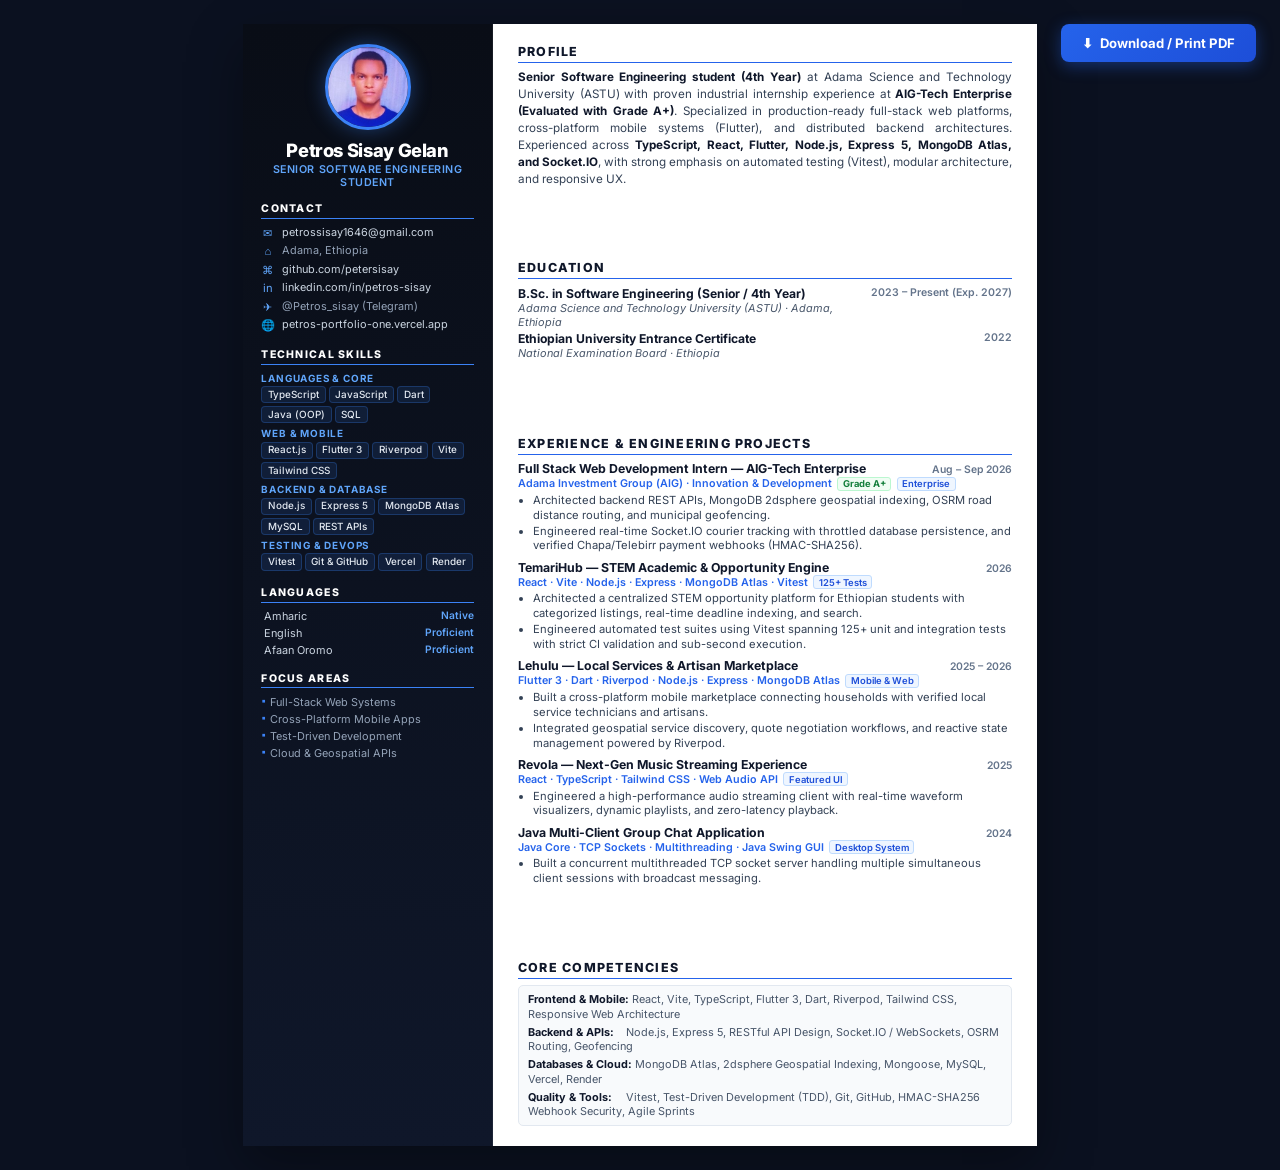
<file: public/cv.html>
<!DOCTYPE html>
<html lang="en">
<head>
  <meta charset="UTF-8" />
  <meta name="viewport" content="width=device-width, initial-scale=1.0" />
  <title>Petros Sisay Gelan — CV & Resume</title>
  <link rel="preconnect" href="https://fonts.googleapis.com" />
  <link rel="preconnect" href="https://fonts.gstatic.com" crossorigin />
  <link href="https://fonts.googleapis.com/css2?family=Inter:wght@300;400;500;600;700;800&display=swap" rel="stylesheet" />
  <style>
    * { margin: 0; padding: 0; box-sizing: border-box; }

    @page {
      size: A4 portrait;
      margin: 0;
    }

    body {
      font-family: 'Inter', -apple-system, BlinkMacSystemFont, 'Segoe UI', Roboto, sans-serif;
      background: #0b1120;
      display: flex;
      justify-content: center;
      align-items: flex-start;
      min-height: 100vh;
      padding: 1.5rem 1rem;
      color: #1e293b;
      -webkit-font-smoothing: antialiased;
    }

    .cv-wrapper {
      display: flex;
      width: 794px;
      height: 1122px;
      max-height: 1122px;
      background: #ffffff;
      box-shadow: 0 20px 50px rgba(0,0,0,0.35);
      position: relative;
      overflow: hidden;
      page-break-after: avoid;
      page-break-inside: avoid;
    }

    /* ── LEFT SIDEBAR ── */
    .sidebar {
      width: 250px;
      height: 100%;
      background: linear-gradient(180deg, #090d16 0%, #0f172a 100%);
      color: #f8fafc;
      display: flex;
      flex-direction: column;
      align-items: center;
      padding: 1.25rem 1.15rem;
      flex-shrink: 0;
      border-right: 1px solid rgba(255,255,255,0.06);
    }

    .photo-wrap {
      width: 86px;
      height: 86px;
      border-radius: 50%;
      border: 3px solid #3b82f6;
      box-shadow: 0 0 20px rgba(59, 130, 246, 0.4);
      overflow: hidden;
      margin-bottom: 0.55rem;
      background: #1e293b;
      flex-shrink: 0;
    }

    .photo-wrap img {
      width: 100%;
      height: 100%;
      object-fit: cover;
      object-position: top center;
      display: block;
    }

    .sidebar-name {
      font-size: 1.15rem;
      font-weight: 800;
      color: #ffffff;
      text-align: center;
      margin-bottom: 0.12rem;
      letter-spacing: -0.02em;
      line-height: 1.2;
    }

    .sidebar-title {
      font-size: 0.67rem;
      color: #60a5fa;
      font-weight: 600;
      text-align: center;
      margin-bottom: 0.85rem;
      text-transform: uppercase;
      letter-spacing: 0.05em;
    }

    .sidebar-section {
      width: 100%;
      margin-bottom: 0.75rem;
    }

    .sidebar-section:last-child {
      margin-bottom: 0;
    }

    .sidebar-section-title {
      font-size: 0.66rem;
      font-weight: 800;
      text-transform: uppercase;
      letter-spacing: 0.12em;
      color: #ffffff;
      border-bottom: 1.5px solid #3b82f6;
      padding-bottom: 0.18rem;
      margin-bottom: 0.4rem;
      display: flex;
      align-items: center;
      gap: 0.35rem;
    }

    .contact-item {
      display: flex;
      align-items: center;
      gap: 0.45rem;
      font-size: 0.68rem;
      color: #94a3b8;
      margin-bottom: 0.28rem;
      line-height: 1.25;
    }

    .contact-item .icon {
      font-size: 0.7rem;
      color: #60a5fa;
      flex-shrink: 0;
      width: 13px;
      text-align: center;
    }

    .contact-item a {
      color: #cbd5e1;
      text-decoration: none;
      word-break: break-all;
    }

    .skill-group-title {
      font-size: 0.62rem;
      text-transform: uppercase;
      letter-spacing: 0.08em;
      color: #60a5fa;
      font-weight: 700;
      margin-top: 0.25rem;
      margin-bottom: 0.15rem;
    }

    .skill-tags {
      display: flex;
      flex-wrap: wrap;
      gap: 0.2rem;
      margin-bottom: 0.2rem;
    }

    .skill-badge {
      font-size: 0.62rem;
      background: rgba(59, 130, 246, 0.12);
      color: #e2e8f0;
      padding: 0.1rem 0.35rem;
      border-radius: 4px;
      border: 1px solid rgba(59, 130, 246, 0.25);
      font-weight: 500;
      line-height: 1.2;
    }

    .lang-item {
      display: flex;
      justify-content: space-between;
      font-size: 0.68rem;
      color: #cbd5e1;
      margin-bottom: 0.18rem;
      padding-left: 0.15rem;
    }

    .lang-item span {
      font-weight: 600;
      color: #60a5fa;
      font-size: 0.64rem;
    }

    .interest-item {
      font-size: 0.68rem;
      color: #94a3b8;
      margin-bottom: 0.2rem;
      padding-left: 0.55rem;
      position: relative;
    }

    .interest-item::before {
      content: '▪';
      position: absolute;
      left: 0;
      color: #3b82f6;
      font-size: 0.6rem;
    }

    /* ── RIGHT MAIN CONTENT ── */
    .main-content {
      flex: 1;
      height: 100%;
      padding: 1.25rem 1.55rem;
      background: #ffffff;
      display: flex;
      flex-direction: column;
      justify-content: space-between;
    }

    .main-section {
      margin-bottom: 0.55rem;
    }

    .main-section:last-child {
      margin-bottom: 0;
    }

    .main-section-title {
      font-size: 0.78rem;
      font-weight: 800;
      text-transform: uppercase;
      letter-spacing: 0.1em;
      color: #0f172a;
      border-bottom: 1.5px solid #2563eb;
      padding-bottom: 0.18rem;
      margin-bottom: 0.4rem;
      display: flex;
      align-items: center;
      justify-content: space-between;
    }

    .profile-text {
      font-size: 0.73rem;
      color: #334155;
      line-height: 1.45;
      text-align: justify;
    }

    .profile-text strong {
      color: #0f172a;
    }

    .exp-item {
      margin-bottom: 0.4rem;
    }

    .exp-item:last-child {
      margin-bottom: 0;
    }

    .exp-header {
      display: flex;
      justify-content: space-between;
      align-items: baseline;
      margin-bottom: 0.04rem;
    }

    .exp-title {
      font-size: 0.77rem;
      font-weight: 700;
      color: #0f172a;
    }

    .exp-date {
      font-size: 0.65rem;
      color: #64748b;
      font-weight: 600;
      white-space: nowrap;
    }

    .exp-company {
      font-size: 0.67rem;
      color: #2563eb;
      font-weight: 600;
      margin-bottom: 0.14rem;
      display: flex;
      align-items: center;
      gap: 0.35rem;
    }

    .exp-company span.badge {
      background: #eff6ff;
      border: 1px solid #bfdbfe;
      color: #1d4ed8;
      font-size: 0.59rem;
      padding: 0.03rem 0.28rem;
      border-radius: 3px;
      font-weight: 600;
    }

    .exp-company span.badge-grade {
      background: #f0fdf4;
      border: 1px solid #bbf7d0;
      color: #15803d;
      font-size: 0.59rem;
      padding: 0.03rem 0.28rem;
      border-radius: 3px;
      font-weight: 700;
    }

    .exp-bullets {
      padding-left: 0.95rem;
    }

    .exp-bullets li {
      font-size: 0.7rem;
      color: #334155;
      margin-bottom: 0.08rem;
      line-height: 1.32;
    }

    .edu-item {
      display: flex;
      justify-content: space-between;
      align-items: flex-start;
      margin-bottom: 0.18rem;
    }

    .edu-left {
      flex: 1;
    }

    .edu-title {
      font-size: 0.76rem;
      font-weight: 700;
      color: #0f172a;
    }

    .edu-institution {
      font-size: 0.68rem;
      color: #475569;
      font-style: italic;
    }

    .edu-date {
      font-size: 0.66rem;
      color: #64748b;
      font-weight: 600;
      white-space: nowrap;
    }

    .tech-grid {
      display: grid;
      grid-template-columns: 1fr;
      gap: 0.2rem;
      font-size: 0.68rem;
      background: #f8fafc;
      padding: 0.38rem 0.6rem;
      border-radius: 5px;
      border: 1px solid #e2e8f0;
      line-height: 1.35;
    }

    .tech-grid-row strong {
      color: #0f172a;
      font-weight: 700;
      min-width: 95px;
      display: inline-block;
    }

    .tech-grid-row span {
      color: #475569;
    }

    .print-btn {
      position: fixed;
      top: 1.5rem;
      right: 1.5rem;
      background: linear-gradient(135deg, #2563eb, #1d4ed8);
      color: #ffffff;
      border: none;
      padding: 0.7rem 1.3rem;
      border-radius: 8px;
      font-size: 0.82rem;
      font-weight: 700;
      cursor: pointer;
      box-shadow: 0 4px 16px rgba(37, 99, 235, 0.4);
      z-index: 100;
      font-family: 'Inter', sans-serif;
      transition: all 0.2s ease;
      display: flex;
      align-items: center;
      gap: 0.45rem;
    }

    .print-btn:hover {
      background: linear-gradient(135deg, #1d4ed8, #1e40af);
      transform: translateY(-1px);
      box-shadow: 0 6px 20px rgba(37, 99, 235, 0.5);
    }

    @media print {
      body {
        background: none;
        padding: 0;
        margin: 0;
      }
      .cv-wrapper {
        box-shadow: none;
        width: 100%;
        height: 100%;
        border-radius: 0;
      }
      .print-btn {
        display: none !important;
      }
    }
  </style>
</head>
<body>

<button class="print-btn" onclick="window.print()">
  <span>⬇</span> Download / Print PDF
</button>

<div class="cv-wrapper">
  <!-- LEFT SIDEBAR -->
  <aside class="sidebar">
    <div class="photo-wrap">
      <img
        src="[data-uri]"
        alt="Petros Sisay Gelan"
      />
    </div>

    <h1 class="sidebar-name">Petros Sisay Gelan</h1>
    <p class="sidebar-title">Senior Software Engineering Student</p>

    <!-- CONTACT -->
    <div class="sidebar-section">
      <h2 class="sidebar-section-title">Contact</h2>
      <div class="contact-item">
        <span class="icon">✉</span>
        <a href="mailto:petrossisay1646@gmail.com">petrossisay1646@gmail.com</a>
      </div>
      <div class="contact-item">
        <span class="icon">⌂</span>
        <span>Adama, Ethiopia</span>
      </div>
      <div class="contact-item">
        <span class="icon">⌘</span>
        <a href="https://github.com/petersisay" target="_blank">github.com/petersisay</a>
      </div>
      <div class="contact-item">
        <span class="icon">in</span>
        <a href="https://linkedin.com/in/petros-sisay" target="_blank">linkedin.com/in/petros-sisay</a>
      </div>
      <div class="contact-item">
        <span class="icon">✈</span>
        <span>@Petros_sisay (Telegram)</span>
      </div>
      <div class="contact-item">
        <span class="icon">🌐</span>
        <a href="https://petros-portfolio-one.vercel.app" target="_blank">petros-portfolio-one.vercel.app</a>
      </div>
    </div>

    <!-- SKILLS -->
    <div class="sidebar-section">
      <h2 class="sidebar-section-title">Technical Skills</h2>
      
      <div class="skill-group-title">Languages & Core</div>
      <div class="skill-tags">
        <span class="skill-badge">TypeScript</span>
        <span class="skill-badge">JavaScript</span>
        <span class="skill-badge">Dart</span>
        <span class="skill-badge">Java (OOP)</span>
        <span class="skill-badge">SQL</span>
      </div>

      <div class="skill-group-title">Web & Mobile</div>
      <div class="skill-tags">
        <span class="skill-badge">React.js</span>
        <span class="skill-badge">Flutter 3</span>
        <span class="skill-badge">Riverpod</span>
        <span class="skill-badge">Vite</span>
        <span class="skill-badge">Tailwind CSS</span>
      </div>

      <div class="skill-group-title">Backend & Database</div>
      <div class="skill-tags">
        <span class="skill-badge">Node.js</span>
        <span class="skill-badge">Express 5</span>
        <span class="skill-badge">MongoDB Atlas</span>
        <span class="skill-badge">MySQL</span>
        <span class="skill-badge">REST APIs</span>
      </div>

      <div class="skill-group-title">Testing & DevOps</div>
      <div class="skill-tags">
        <span class="skill-badge">Vitest</span>
        <span class="skill-badge">Git & GitHub</span>
        <span class="skill-badge">Vercel</span>
        <span class="skill-badge">Render</span>
      </div>
    </div>

    <!-- LANGUAGES -->
    <div class="sidebar-section">
      <h2 class="sidebar-section-title">Languages</h2>
      <div class="lang-item">Amharic <span>Native</span></div>
      <div class="lang-item">English <span>Proficient</span></div>
      <div class="lang-item">Afaan Oromo <span>Proficient</span></div>
    </div>

    <!-- FOCUS AREAS -->
    <div class="sidebar-section">
      <h2 class="sidebar-section-title">Focus Areas</h2>
      <div class="interest-item">Full-Stack Web Systems</div>
      <div class="interest-item">Cross-Platform Mobile Apps</div>
      <div class="interest-item">Test-Driven Development</div>
      <div class="interest-item">Cloud & Geospatial APIs</div>
    </div>
  </aside>

  <!-- RIGHT MAIN CONTENT -->
  <main class="main-content">

    <!-- PROFILE -->
    <section class="main-section">
      <h2 class="main-section-title">Profile</h2>
      <p class="profile-text">
        <strong>Senior Software Engineering student (4th Year)</strong> at Adama Science and Technology University (ASTU) with proven industrial internship experience at <strong>AIG-Tech Enterprise (Evaluated with Grade A+)</strong>. Specialized in production-ready full-stack web platforms, cross-platform mobile systems (Flutter), and distributed backend architectures. Experienced across <strong>TypeScript, React, Flutter, Node.js, Express 5, MongoDB Atlas, and Socket.IO</strong>, with strong emphasis on automated testing (Vitest), modular architecture, and responsive UX.
      </p>
    </section>

    <!-- EDUCATION -->
    <section class="main-section">
      <h2 class="main-section-title">Education</h2>
      <div class="edu-item">
        <div class="edu-left">
          <div class="edu-title">B.Sc. in Software Engineering (Senior / 4th Year)</div>
          <div class="edu-institution">Adama Science and Technology University (ASTU) · Adama, Ethiopia</div>
        </div>
        <div class="edu-date">2023 – Present (Exp. 2027)</div>
      </div>
      <div class="edu-item">
        <div class="edu-left">
          <div class="edu-title">Ethiopian University Entrance Certificate</div>
          <div class="edu-institution">National Examination Board · Ethiopia</div>
        </div>
        <div class="edu-date">2022</div>
      </div>
    </section>

    <!-- EXPERIENCE & PROJECTS -->
    <section class="main-section">
      <h2 class="main-section-title">Experience & Engineering Projects</h2>

      <div class="exp-item">
        <div class="exp-header">
          <div class="exp-title">Full Stack Web Development Intern — AIG-Tech Enterprise</div>
          <div class="exp-date">Aug – Sep 2026</div>
        </div>
        <div class="exp-company">
          <span>Adama Investment Group (AIG) · Innovation & Development</span>
          <span class="badge-grade">Grade A+</span>
          <span class="badge">Enterprise</span>
        </div>
        <ul class="exp-bullets">
          <li>Architected backend REST APIs, MongoDB 2dsphere geospatial indexing, OSRM road distance routing, and municipal geofencing.</li>
          <li>Engineered real-time Socket.IO courier tracking with throttled database persistence, and verified Chapa/Telebirr payment webhooks (HMAC-SHA256).</li>
        </ul>
      </div>

      <div class="exp-item">
        <div class="exp-header">
          <div class="exp-title">TemariHub — STEM Academic & Opportunity Engine</div>
          <div class="exp-date">2026</div>
        </div>
        <div class="exp-company">
          <span>React · Vite · Node.js · Express · MongoDB Atlas · Vitest</span>
          <span class="badge">125+ Tests</span>
        </div>
        <ul class="exp-bullets">
          <li>Architected a centralized STEM opportunity platform for Ethiopian students with categorized listings, real-time deadline indexing, and search.</li>
          <li>Engineered automated test suites using Vitest spanning 125+ unit and integration tests with strict CI validation and sub-second execution.</li>
        </ul>
      </div>

      <div class="exp-item">
        <div class="exp-header">
          <div class="exp-title">Lehulu — Local Services & Artisan Marketplace</div>
          <div class="exp-date">2025 – 2026</div>
        </div>
        <div class="exp-company">
          <span>Flutter 3 · Dart · Riverpod · Node.js · Express · MongoDB Atlas</span>
          <span class="badge">Mobile & Web</span>
        </div>
        <ul class="exp-bullets">
          <li>Built a cross-platform mobile marketplace connecting households with verified local service technicians and artisans.</li>
          <li>Integrated geospatial service discovery, quote negotiation workflows, and reactive state management powered by Riverpod.</li>
        </ul>
      </div>

      <div class="exp-item">
        <div class="exp-header">
          <div class="exp-title">Revola — Next-Gen Music Streaming Experience</div>
          <div class="exp-date">2025</div>
        </div>
        <div class="exp-company">
          <span>React · TypeScript · Tailwind CSS · Web Audio API</span>
          <span class="badge">Featured UI</span>
        </div>
        <ul class="exp-bullets">
          <li>Engineered a high-performance audio streaming client with real-time waveform visualizers, dynamic playlists, and zero-latency playback.</li>
        </ul>
      </div>

      <div class="exp-item">
        <div class="exp-header">
          <div class="exp-title">Java Multi-Client Group Chat Application</div>
          <div class="exp-date">2024</div>
        </div>
        <div class="exp-company">
          <span>Java Core · TCP Sockets · Multithreading · Java Swing GUI</span>
          <span class="badge">Desktop System</span>
        </div>
        <ul class="exp-bullets">
          <li>Built a concurrent multithreaded TCP socket server handling multiple simultaneous client sessions with broadcast messaging.</li>
        </ul>
      </div>
    </section>

    <!-- TECHNICAL PROFICIENCY SUMMARY -->
    <section class="main-section">
      <h2 class="main-section-title">Core Competencies</h2>
      <div class="tech-grid">
        <div class="tech-grid-row">
          <strong>Frontend & Mobile:</strong>
          <span>React, Vite, TypeScript, Flutter 3, Dart, Riverpod, Tailwind CSS, Responsive Web Architecture</span>
        </div>
        <div class="tech-grid-row">
          <strong>Backend & APIs:</strong>
          <span>Node.js, Express 5, RESTful API Design, Socket.IO / WebSockets, OSRM Routing, Geofencing</span>
        </div>
        <div class="tech-grid-row">
          <strong>Databases & Cloud:</strong>
          <span>MongoDB Atlas, 2dsphere Geospatial Indexing, Mongoose, MySQL, Vercel, Render</span>
        </div>
        <div class="tech-grid-row">
          <strong>Quality & Tools:</strong>
          <span>Vitest, Test-Driven Development (TDD), Git, GitHub, HMAC-SHA256 Webhook Security, Agile Sprints</span>
        </div>
      </div>
    </section>

  </main>
</div>

</body>
</html>
</file>
